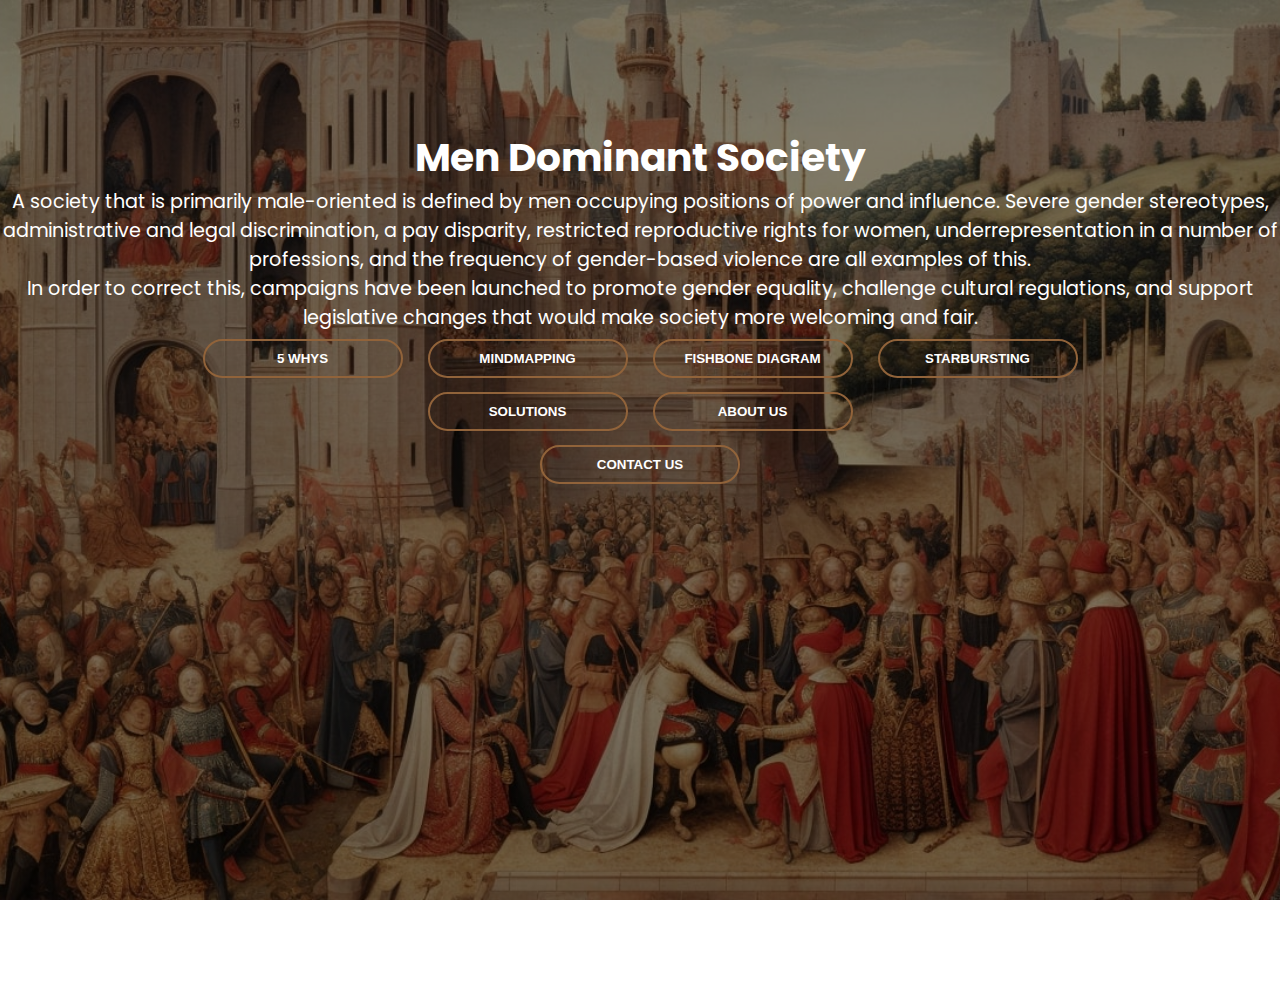
<file: index.html>
<!DOCTYPE html>
<html lang="en">
<head>
    <meta charset="UTF-8">
    <meta name="viewport" content="width=device-width, initial-scale=1.0">
    <title>LifeLabs Q2</title>
    <link rel="stylesheet" href="style.css">
</head>
<body>



    </ul>
</div>


    
    <div class="header"><strong>Men Dominant Society</strong></div>
<div class="paragraph">A society that is primarily male-oriented is defined by men occupying positions of power and influence.
    Severe gender stereotypes, administrative and legal discrimination, a pay disparity, restricted reproductive rights for women, underrepresentation in a number of professions, and the frequency of gender-based violence are all examples of this.
    <br>
    In order to correct this, campaigns have been launched to promote gender equality, challenge cultural regulations, and support legislative changes that would make society more welcoming and fair.
    <br>
    <button id="myButton"><span></span>5 WHYS</button>
    <button id="myButton2"><span></span>MINDMAPPING</button>
    <button id="myButton3"><span></span>FISHBONE DIAGRAM</button>
    <button id="myButton4"><span></span>STARBURSTING</button>
    <br>
    <button id="myButton5"><span></span>SOLUTIONS</button>
    <button id="myButton6"><span></span>ABOUT US</button>
    <br>
    <button id="myButton7"><span></span>CONTACT US</button>

    
</div>

<div> 

</div>
 

</body>

<script type="text/javascript">
    document.getElementById("myButton").onclick = function () {
        location.href = "5 Whys About Male Dominance.html" ;

    }

    document.getElementById("myButton2").onclick = function () {
        location.href = "Mindmapping.html" ;
    } 

    document.getElementById("myButton3").onclick = function () {
        location.href = "Fisbone Diagram.html" ; 
    }
        
    document.getElementById("myButton4").onclick = function () {
        location.href = "Starbursting.html" ; 

    }

    document.getElementById("myButton5").onclick = function () {
        location.href = "Solutions.html" ; 

    }

    document.getElementById("myButton6").onclick = function () {
        location.href = "Group 8.html" ; 

    }

    document.getElementById("myButton7").onclick = function () {
        var recipientEmail = 'ap.paulomikhael.corpuz@apecschools.edu.ph';
        
        
        var gmailUrl = 'https://mail.google.com/mail/?view=cm&fs=1&to=' + recipientEmail;

       
        window.open(gmailUrl, '_blank');

    };



</script>



</html>
</file>
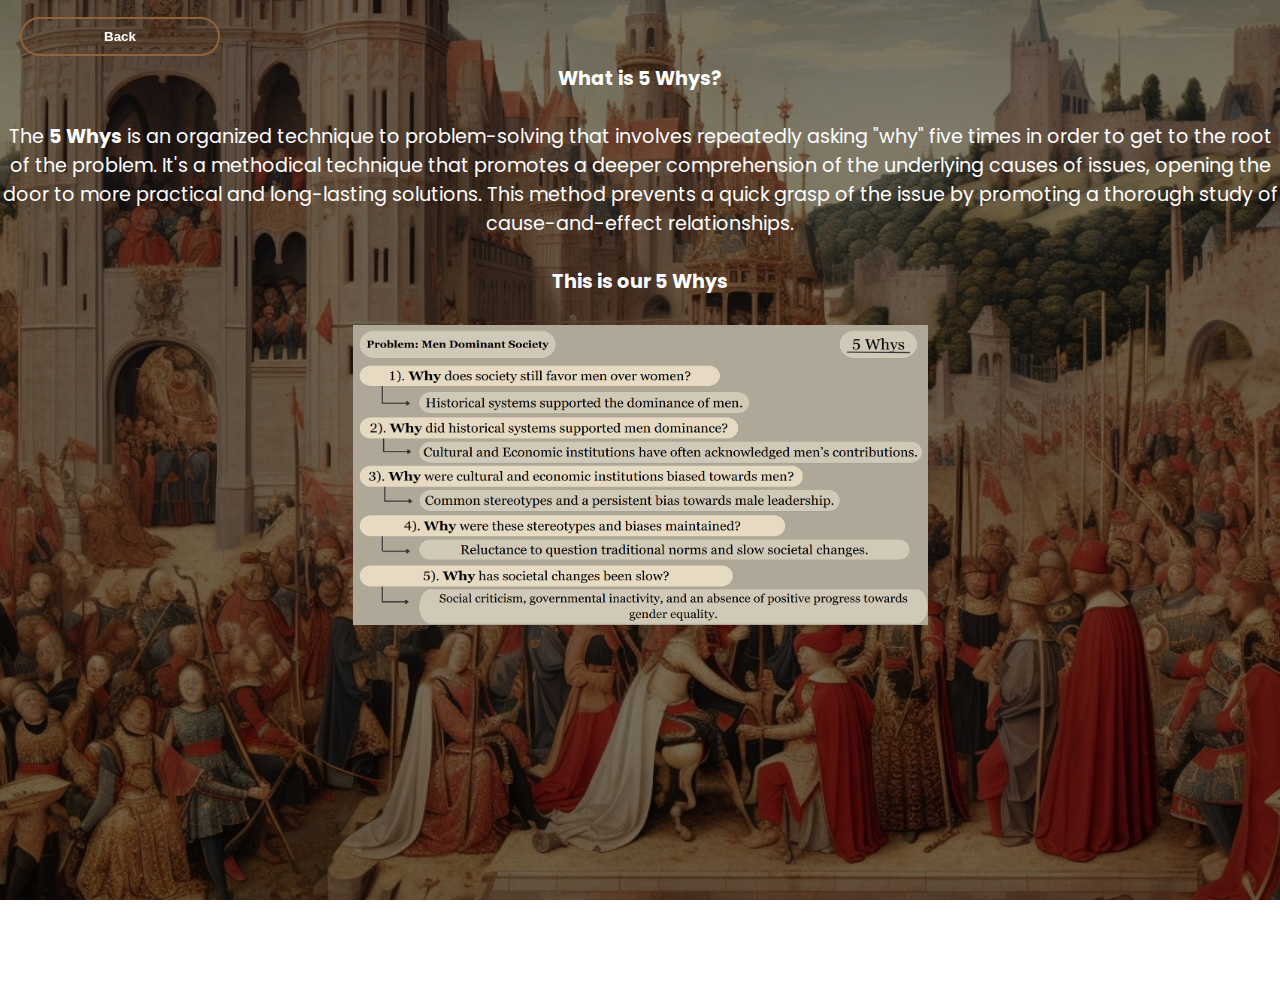
<file: 5 Whys About Male Dominance.html>
<!DOCTYPE html>
<html lang="en">
<head>
    <meta charset="UTF-8">
    <meta name="viewport" content="width=device-width, initial-scale=1.0">
    <link rel="stylesheet" href="style.css">
    <title>5 Whys About Male Dominance</title>
</head>
<body>
    <div>
        <button class="button" id="myButton"><span></span>Back</button>
    </div>
<div class="header2"><strong>What is 5 Whys?</strong><br><br>The <strong>5 Whys</strong> is an organized technique to problem-solving that involves repeatedly asking "why" five times in order to get to the root of the problem. 
    It's a methodical technique that promotes a deeper comprehension of the underlying causes of issues, opening the door to more practical and long-lasting solutions. This method prevents a quick grasp of the issue by promoting a thorough study of <br> cause-and-effect relationships. 
    <br> 
    <br>
<strong>This is our 5 Whys</strong>
<br>
<br>
<img src="5whysforhtml.png" alt="5whysforhtml" width="575px" height="300px">


</div>


</body>

<script type="text/javascript">
    document.getElementById("myButton").onclick = function () {
        location.href = "index.html" ;

    };

    </script>

</html>
</file>
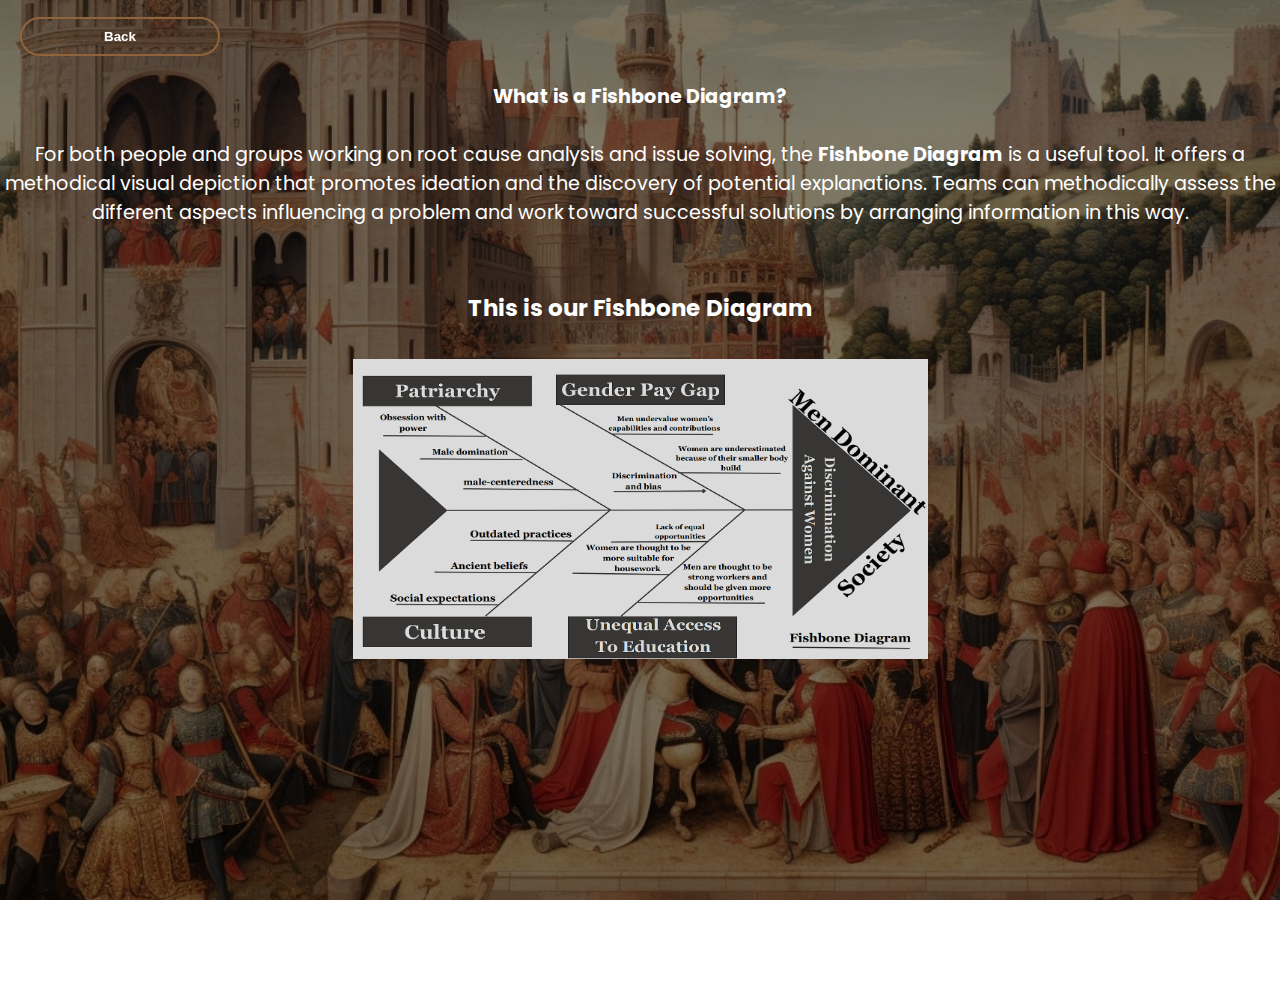
<file: Fisbone Diagram.html>
<!DOCTYPE html>
<html lang="en">
<head>
    <meta charset="UTF-8">
    <meta name="viewport" content="width=device-width, initial-scale=1.0">
    <link rel="stylesheet" href="style.css">
    <title>Fishbone Diagram about Male Dominance</title>
</head>
<body>
    
<div>
    <button class="button" id="myButton"><span></span>Back</button>
</div>

<br>

<div class="header2"><strong>What is a Fishbone Diagram?</strong><br><br>For both people and groups working on root cause analysis and issue solving, the <strong>Fishbone Diagram</strong> is a useful tool. 
    It offers a methodical visual depiction that promotes ideation and the discovery of potential explanations. Teams can methodically assess the different aspects influencing a problem and work toward successful solutions by arranging information in this way.
    <br>
<div class="header2"><strong>This is our Fishbone Diagram</strong>
    <br>
    <br>    
<img src="fishdiagramforhtml.png" alt="fishdiagramforhtml" width="575px" height="300px">

</div>

</body>

<script type="text/javascript">
    document.getElementById("myButton").onclick = function () {
        location.href = "index.html" ;

    };

    </script>
</html>
</file>
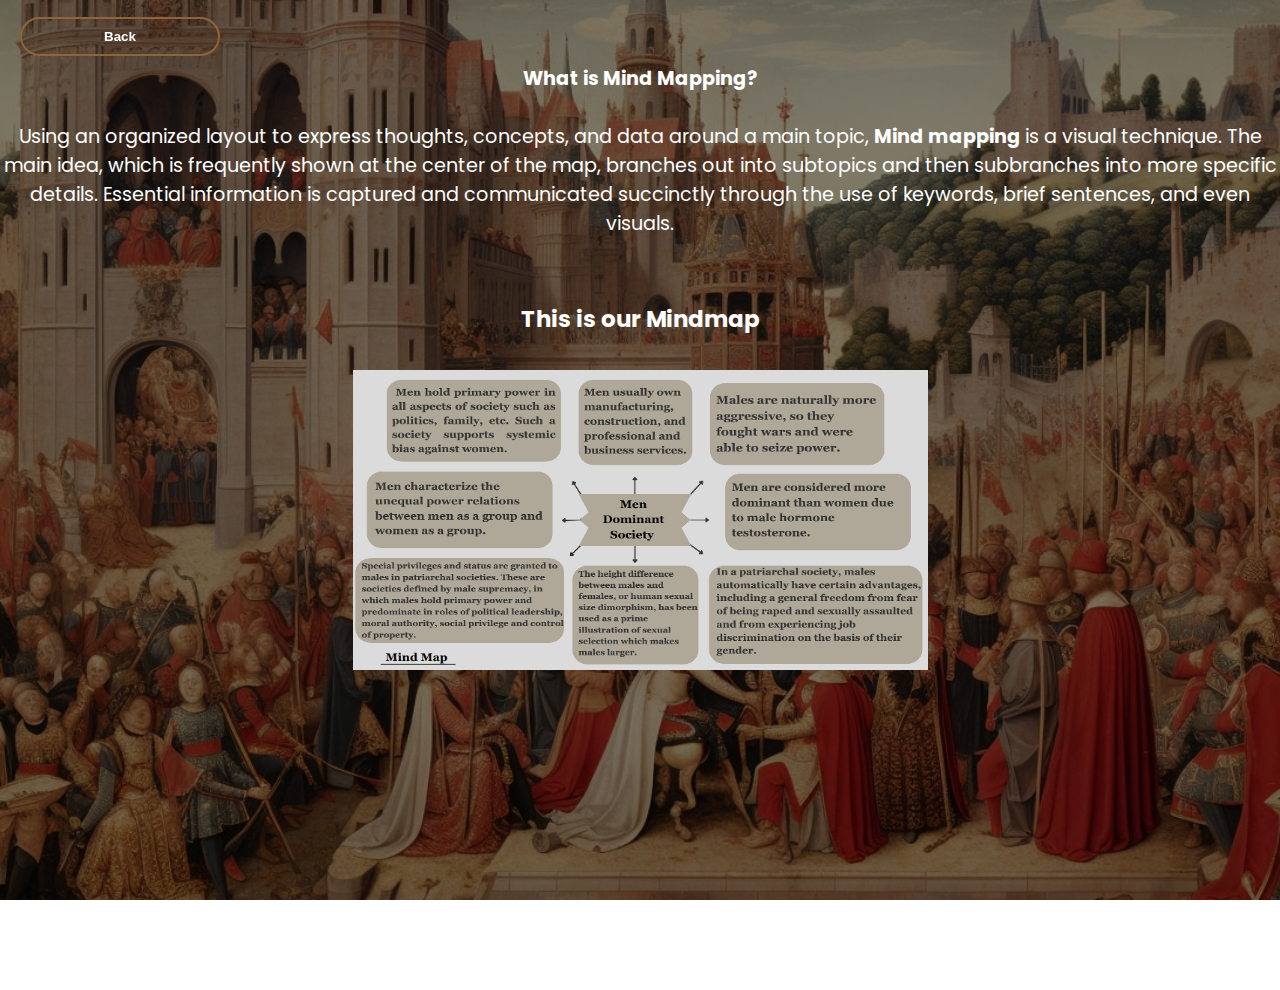
<file: Mindmapping.html>
<!DOCTYPE html>
<html lang="en">
<head>
    <meta charset="UTF-8">
    <meta name="viewport" content="width=device-width, initial-scale=1.0">
    <link rel="stylesheet" href="style.css">
    <title>Mindmapping About Male Dominance</title>
</head>
<body>

    <div>
        <button class="button" id="myButton"><span></span>Back</button>
    </div>
    
<div class="header2"><strong>What is Mind Mapping?</strong><br><br>Using an organized layout to express thoughts, concepts, and data around a main topic, <strong> Mind mapping </strong> is a visual technique. The main idea, which is frequently shown at the center of the map, branches out into subtopics and then subbranches into more specific details. Essential information is captured and communicated succinctly through the use of keywords, brief sentences, and even visuals.
    <br>
    <div class="header2"><strong>This is our Mindmap</strong> 
    <br>
    <br>

     <img src="mindmapforhtml.png" alt="mindmapforhtml" width="575px" height="300px">

</div>

</body>

<script type="text/javascript">
    document.getElementById("myButton").onclick = function () {
        location.href = "index.html" ;

    };

    </script>

</html>
</file>
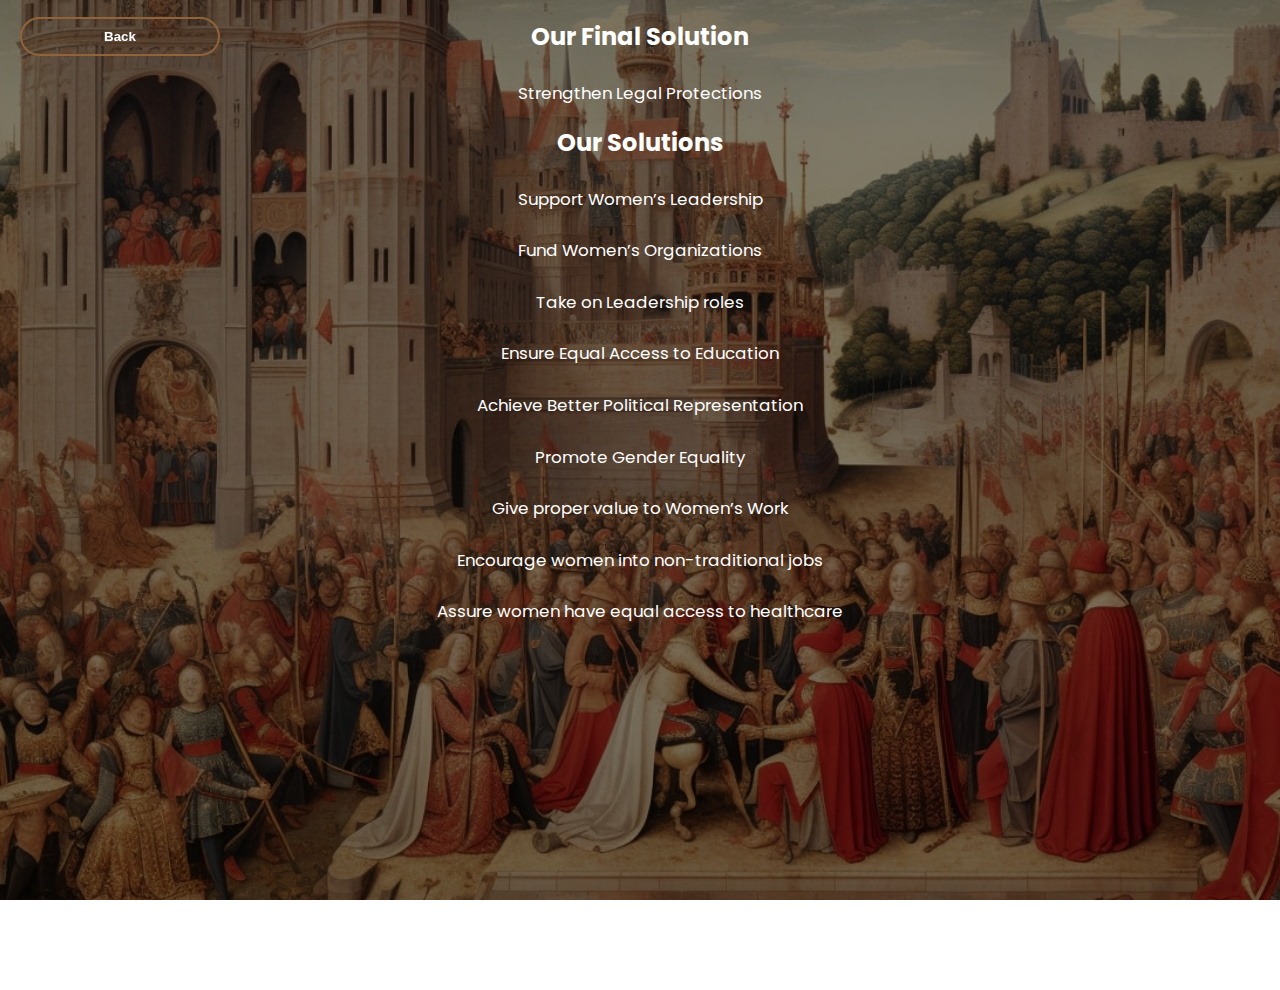
<file: Solutions.html>
<!DOCTYPE html>
<html lang="en">
<head>
    <meta charset="UTF-8">
    <meta name="viewport" content="width=device-width, initial-scale=1.0">
    <link rel="stylesheet" href="style.css">
    <title>Solutions</title>
</head>
<body>

    
    <div>
        <button class="button" id="myButton"><span></span>Back</button>
    </div>



    <div class="header3"><strong>Our Final Solution</strong></div>

    <div class="paragraph3"><a href="https://docs.google.com/document/d/1gjckYDYYZToZJ7Qix5WXW4CXu-H4riZcPmViuAWrwRY/edit" target="_blank">Strengthen Legal Protections</a></div>
    
    <div class="header3"><strong>Our Solutions</strong></div> 

    <div class="paragraph3"><a href="https://www.unwomen.org/en/news-stories/feature-story/2022/02/five-ways-to-build-gender-equality-and-sustainability" target="_blank">Support Women’s Leadership</a></div>
    
    <div class="paragraph3"><a href="https://www.unwomen.org/en/news-stories/feature-story/2022/02/five-ways-to-build-gender-equality-and-sustainability"  target="_blank">Fund Women’s Organizations</a></div>
    
    <div class="paragraph3"><a href="https://www.inc.com/lolly-daskal/how-to-succeed-as-a-woman-in-a-male-dominated-world.html"  target="_blank">Take on Leadership roles</a></div>
    
    <div class="paragraph3"><a href="https://www.humanrightscareers.com/issues/how-can-we-stop-gender-discrimination/"  target="_blank">Ensure Equal Access to Education</a></div>
    
    <div class="paragraph3"><a href="https://www.humanrightscareers.com/issues/how-can-we-stop-gender-discrimination/" target="_blank">Achieve Better Political Representation</a></div>
    
    <div class="paragraph3"><a href="https://diversity.umich.edu/2018/08/leadership-tips-for-women-in-male-dominated-industries"  target="_blank">Promote Gender Equality</a></div>
   
    <div class="paragraph3"><a href="https://givingcompass.org/article/12-steps-to-achieve-gender-equality-in-our-lifetimes-global-development-professionals-network-the-guardian"  target="_blank">Give proper value to Women’s Work</a></div>
   
    <div class="paragraph3"><a href="https://givingcompass.org/article/12-steps-to-achieve-gender-equality-in-our-lifetimes-global-development-professionals-network-the-guardian" target="_blank">Encourage women into non-traditional jobs</a></div>
   
    <div class="paragraph3"><a href="https://borgenproject.org/five-ways-to-fight-gender-inequality/" target="_blank">Assure women have equal access to healthcare</a></div>
    











</body>

<script type="text/javascript">
    document.getElementById("myButton").onclick = function () {
        location.href = "index.html" ;

    };

    </script>


</html>
</file>
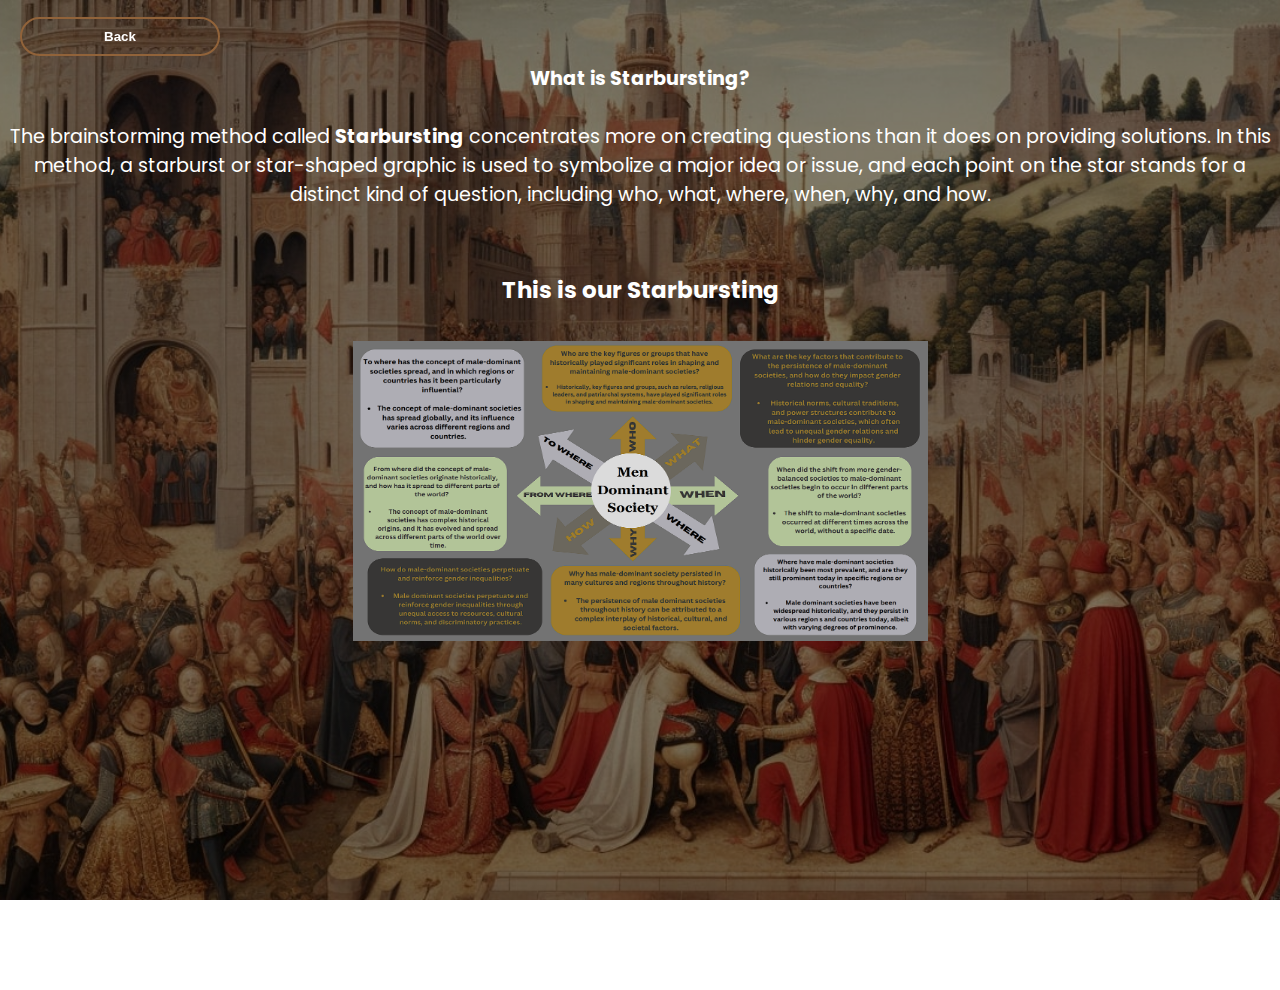
<file: Starbursting.html>
<!DOCTYPE html>
<html lang="en">
<head>
    <meta charset="UTF-8">
    <meta name="viewport" content="width=device-width, initial-scale=1.0">
    <link rel="stylesheet" href="style.css">
    <title>Starbursting About Male Dominance</title>
</head>
<body>
    
    <div>
        <button class="button" id="myButton"><span></span>Back</button>
    </div>

<div class="header2"><strong>What is Starbursting?</strong><br><br>The brainstorming method called <strong>Starbursting</strong> concentrates more on creating questions than it does on providing solutions. In this method, a starburst or star-shaped graphic is used to symbolize a major idea or issue, and each point on the star stands for a distinct kind of question, including who, what, where, when, why, and how.
    <br>

    <div class="header2"><strong>This is our Starbursting</strong>
    <br>
    <br>
<img src="starburstingforhtml.png" alt="starburstingforhtml" width="575px" height="300px">

</body>

<script type="text/javascript">
    document.getElementById("myButton").onclick = function () {
        location.href = "index.html" ;

    };

    </script>

</html>
</file>
<file: style.css>
@import url('https://fonts.googleapis.com/css2?family=Poppins:wght@300;400;500;600;700;800&display=swap');


   
 
 *{
   margin: 0;
   padding: 0;
   
 }


 body {
   width: 100%;
   height: 110vh;
   background-repeat: no-repeat;
   background-size: cover; 
   background-position: center;
   background-image: linear-gradient(rgba(0,0,0,0.5),rgba(0,0,0,0.5)), url(middleagespic.jpg);
   background-attachment: fixed;
   overflow: hidden;
  }


.header{
   font-size: 245%;
   font-family: 'Poppins', 'san-serif';
   color:white;
   padding-top: 10%;
   text-align: center
}

.paragraph{
   font-size: 120%;
   font-family: 'Poppins', 'san-serif';
   color:white;
   padding-bottom: 15%;
   text-align: center
}

.header2{
   font-size: 120%;
   font-family: 'Poppins', 'san-serif';
   color:white;
   padding-top: 5%;
   text-align: center
}

@keyframes fade-up {

   0% {
      opacity: 0;
      transform: translateY(30px) scale(0.9);
   }

   100%{
      opacity: 1;
      transform: translateX(0px) scale(1);
   }

 }

 @keyframes fade-down {

   0% {
      opacity: 0%;
      transform: translateX(-30px) scale(0.9);
   }

   100%{
      opacity: 1;
      transform: translateX(0px) scale(1);
   }

 }

.header{
   animation-name: fade-down ;
   animation-duration: 0.5s;
   animation-timing-function: ease-in;
   animation-delay:  0s;
   animation-iteration-count: 1;
   animation-direction: normal;
   animation-fill-mode: none;
   
}

.header2{
   animation-name: fade-down ;
   animation-duration: 0.5s;
   animation-timing-function: ease-in;
   animation-delay:  0s;
   animation-iteration-count: 1;
   animation-direction: normal;
   animation-fill-mode: none;
}


.header3{
   animation-name: fade-down ;
   animation-duration: 0.5s;
   animation-timing-function: ease-in;
   animation-delay:  0s;
   animation-iteration-count: 1;
   animation-direction: normal;
   animation-fill-mode: none;
}

.paragraph{
   animation-name: fade-down ;
   animation-duration: 0.5s;
   animation-timing-function: ease-in;
   animation-delay:  0s;
   animation-iteration-count: 1;
   animation-direction: normal;
   animation-fill-mode: none;
}
   
.paragraph2{
   animation-name: fade-down ;
   animation-duration: 0.5s;
   animation-timing-function: ease-in;
   animation-delay:  0s;
   animation-iteration-count: 1;
   animation-direction: normal;
   animation-fill-mode: none;
}

.paragraph3{
   animation-name: fade-down ;
   animation-duration: 0.5s;
   animation-timing-function: ease-in;
   animation-delay:  0s;
   animation-iteration-count: 1;
   animation-direction: normal;
   animation-fill-mode: none;
}

button{
   animation-name: fade-up ;
   animation-duration: 0.5s;
   animation-timing-function: ease-in;
   animation-delay:  0s;
   animation-iteration-count: 1;
   animation-direction: normal;
   animation-fill-mode: none;
}

.button{
   animation-name: fade-up ;
   animation-duration: 0.5s;
   animation-timing-function: ease-in;
   animation-delay:  0s;
   animation-iteration-count: 1;
   animation-direction: normal;
   animation-fill-mode: none;
}




button{
   width: 200px;
   padding: 10px 0;
   text-align: center;
   margin: 7px 10px;
   border-radius: 20px;
   font-weight: bold;
   border: 2px solid #91633a;
   background: transparent;
   color: #fff;
   cursor: pointer;
   position: relative;
   overflow: hidden;
   transition: transform 0.3s ease-in 0s;
}

span{
   background: #91633a;
   height: 100%;
   width: 0%;
   border-radius: 25px;
   position: absolute;
   left: 0;
   bottom: 0;
   z-index: -1;
   transition: 0.5s; 
}

button:hover span{
   width: 100%;
}

button:hover{
   border: none;
   transform: translateY(-5px);
}

.button{
   position: fixed;
      top: 10px;
      left: 10px; 
      padding: 10px;
      background-color: #91633a;
      background: transparent;
      color: #fff; 
      border: 2px solid #91633a;
      border-radius: 25px;
      cursor: pointer;
   
}

.header3{
   font-size: 150%;
   font-family: 'Poppins', 'san-serif';
   color:white;
   padding-top: 1.5%;
   text-align: center
}

.paragraph2{
   font-size: 120%;
   font-family: 'Poppins', 'san-serif';
   color:white;
   padding-bottom: 15%;
   text-align: center
}


.paragraph3{
   font-size: 105%;
   font-family: 'Poppins', 'san-serif';
   color: white;
   text-align: center;
   padding-top: 2%;
}

a{
   color: white;
   text-align: center;
   text-decoration: none;
}
</file>
